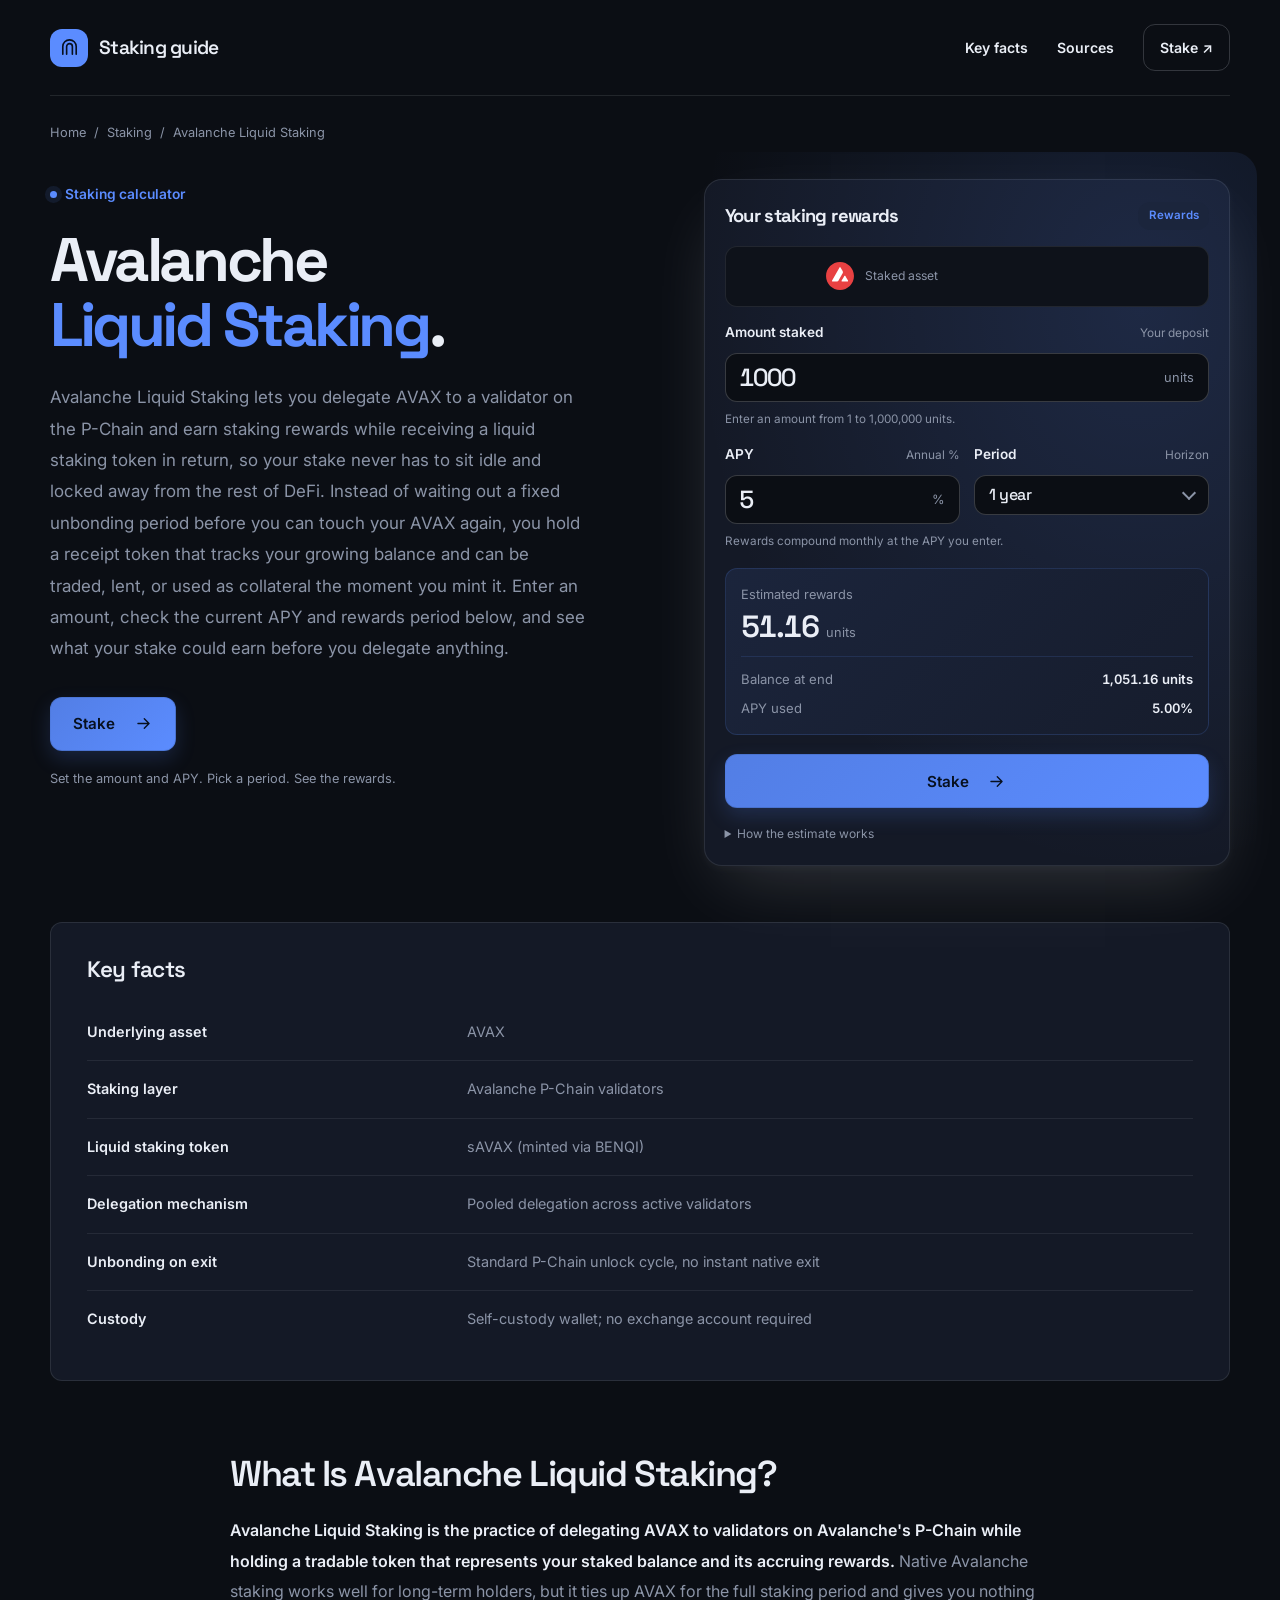
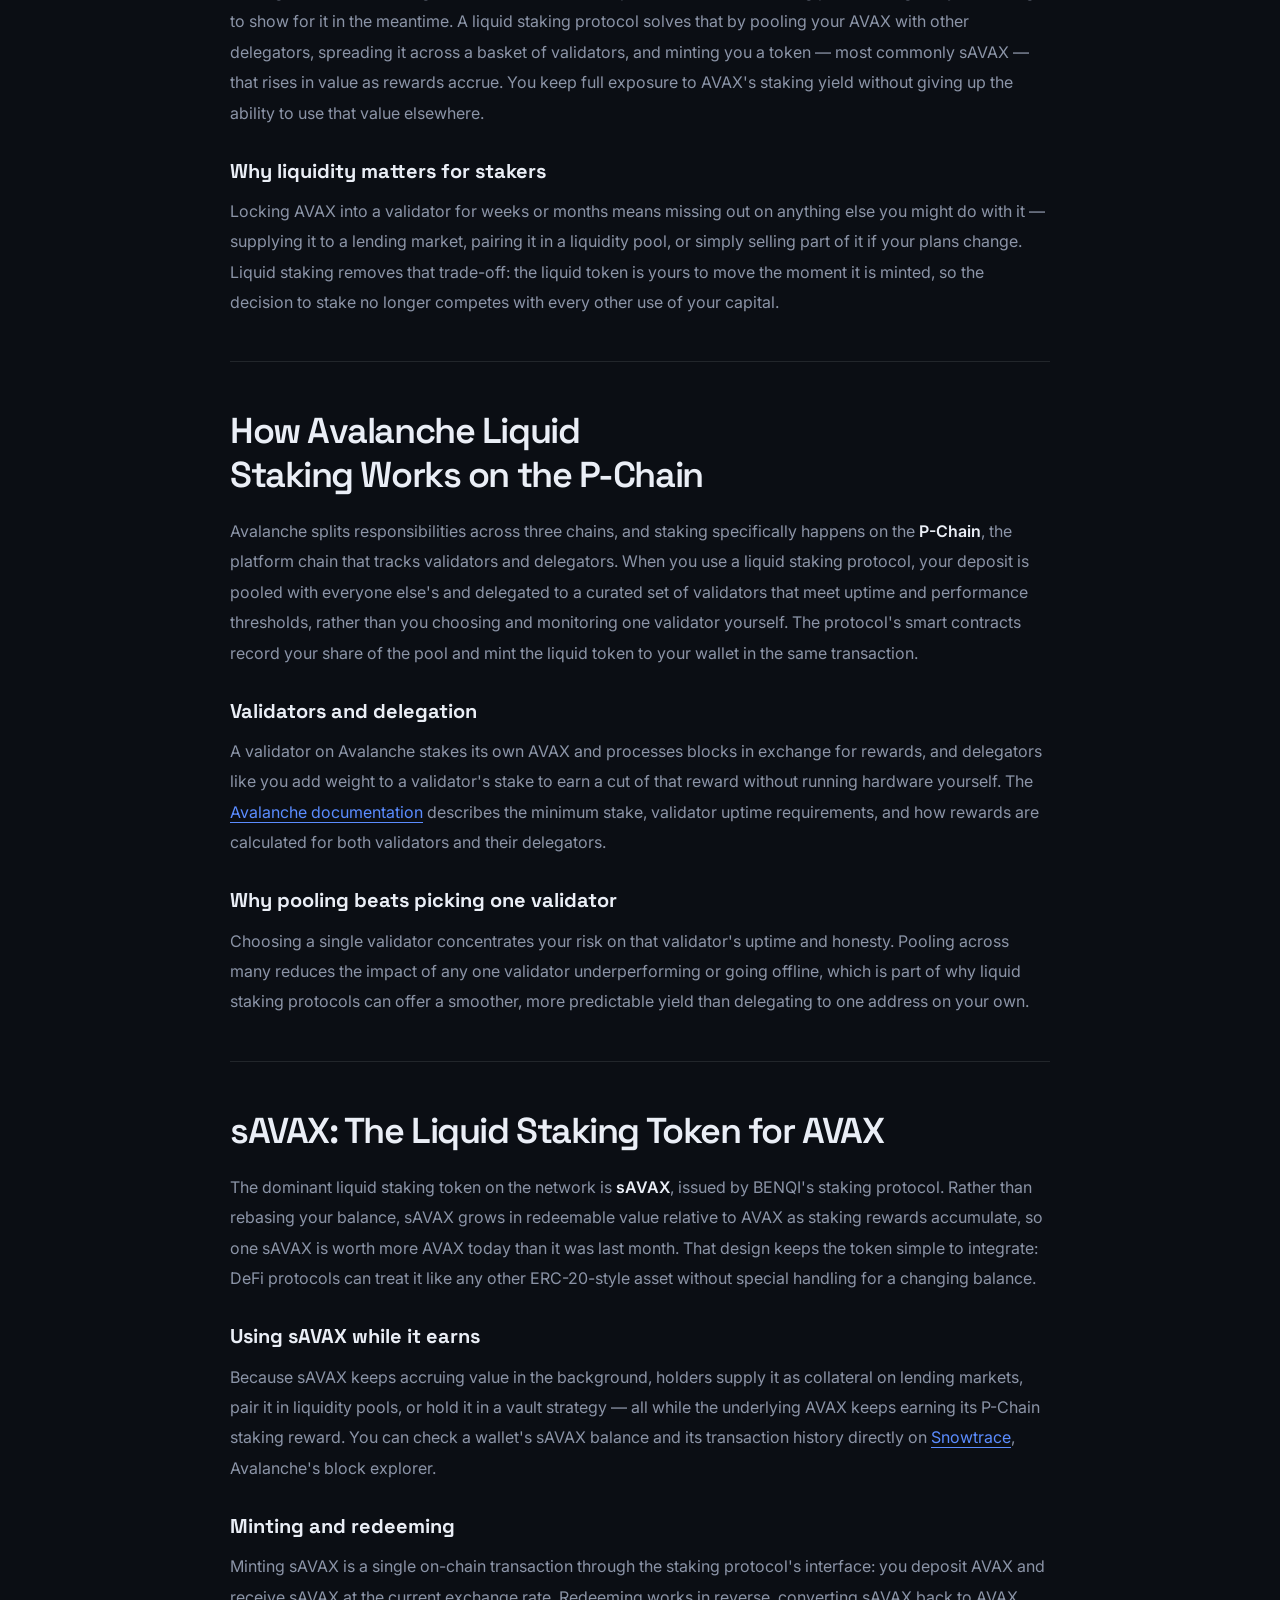
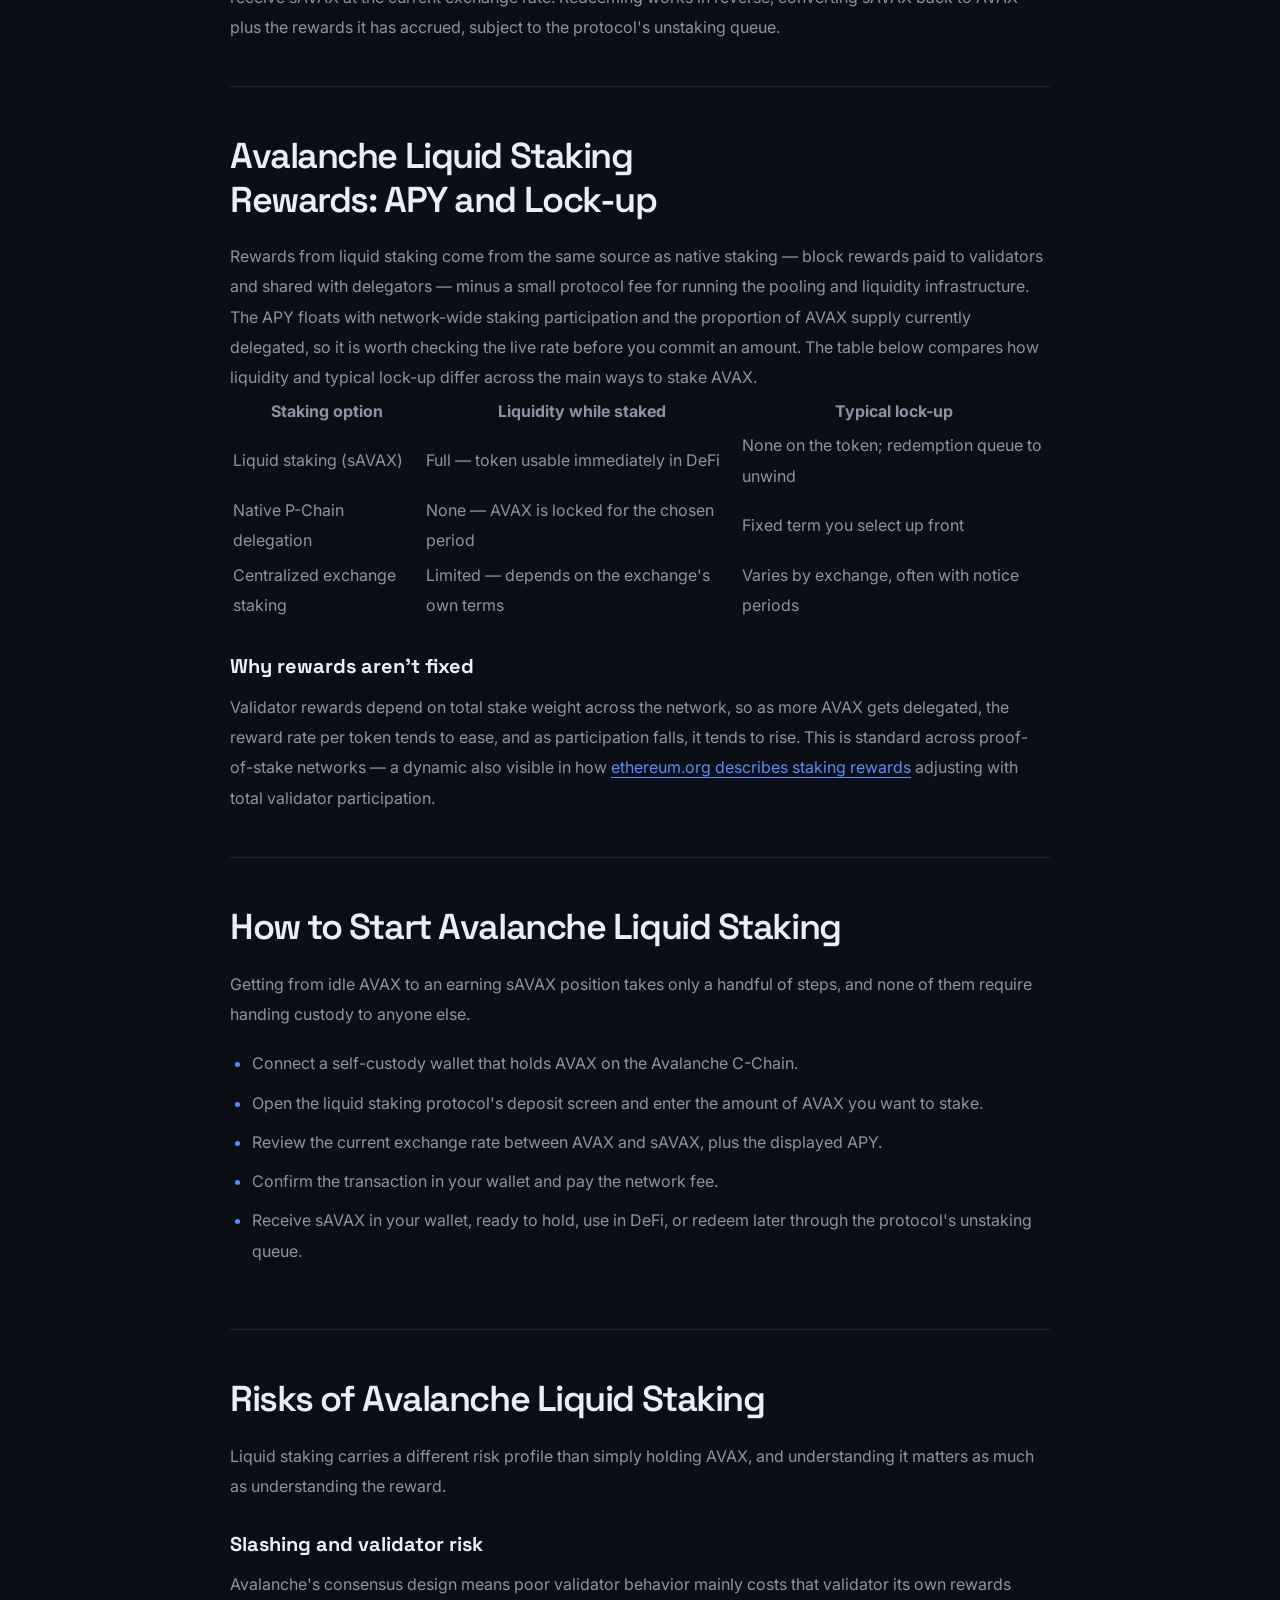
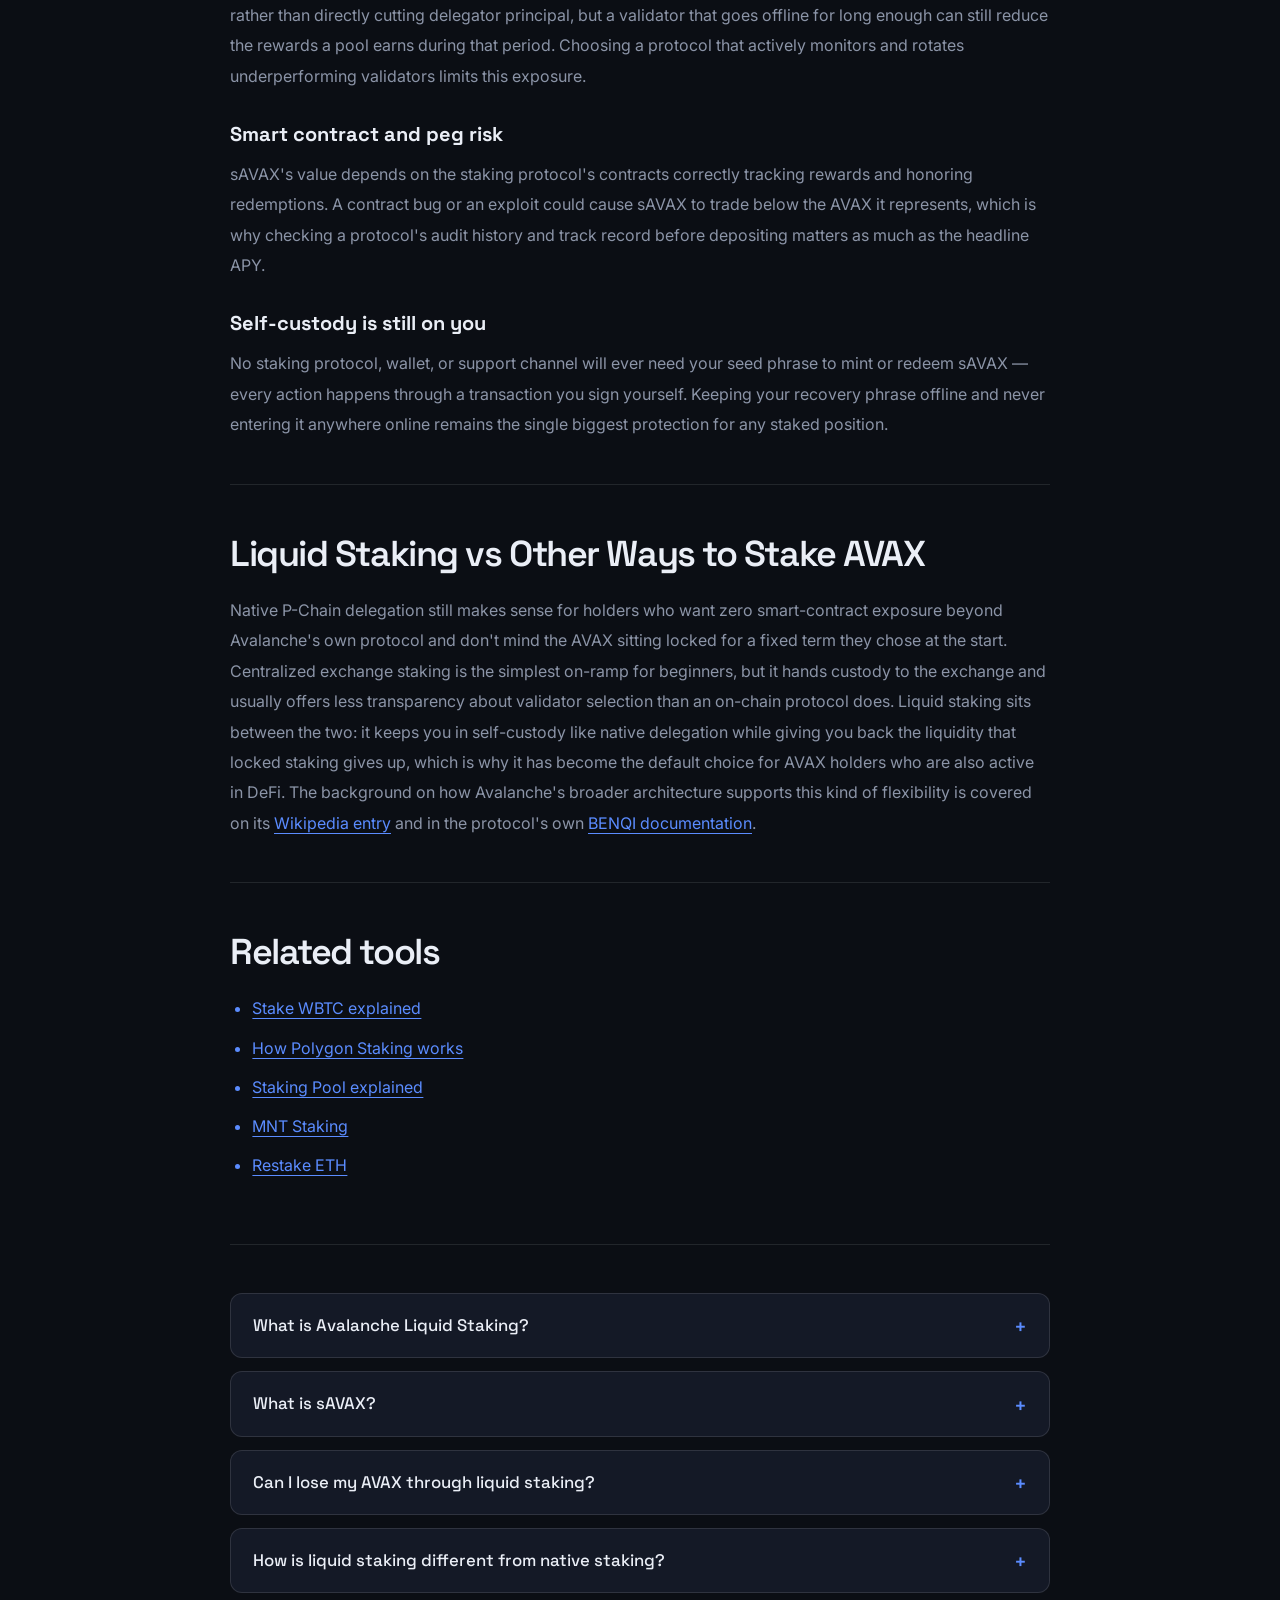
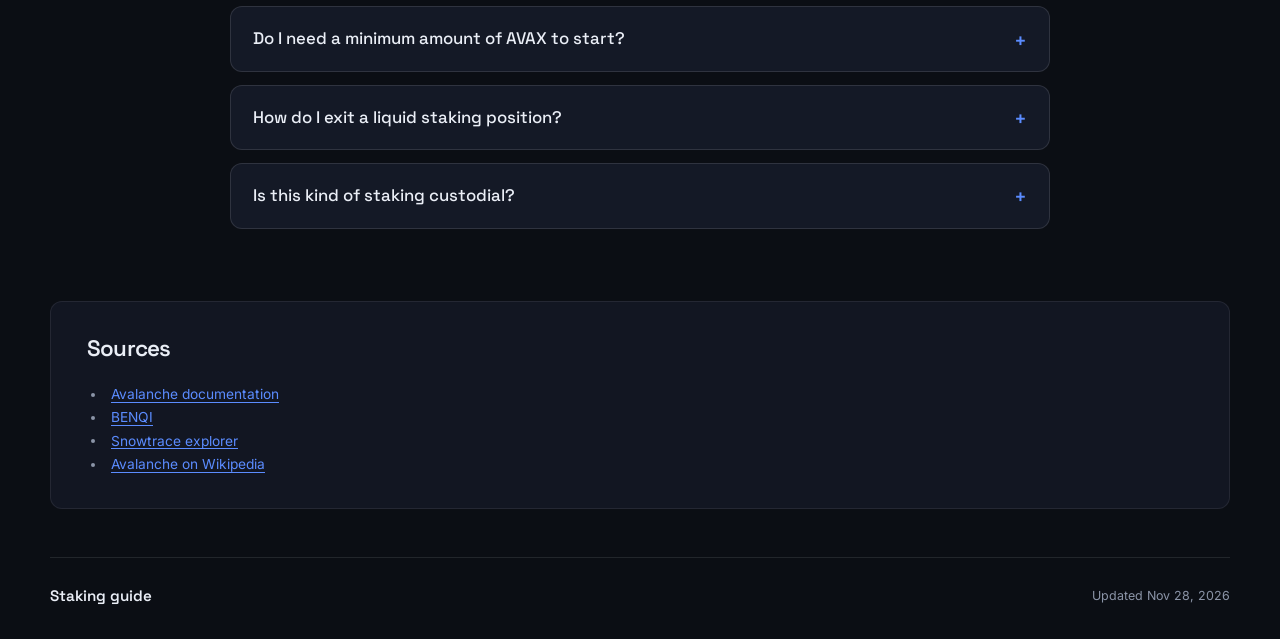
<file: index.html>
<!doctype html>
<html lang="en">
<head>
  <meta charset="utf-8">
  <meta name="viewport" content="width=device-width, initial-scale=1">
  <title>Avalanche Liquid Staking — Stake AVAX, Keep Your Liquidity</title>
  <meta name="description" content="Avalanche Liquid Staking lets you delegate AVAX to validators on the P-Chain and receive a liquid token like sAVAX that keeps earning while it stays usable across DeFi. See APY, unbonding behavior, and risks before you stake.">
  <link rel="canonical" href="https://avalanche-liquid-staking.github.io/">
  <meta property="og:type" content="website">
  <meta property="og:title" content="Avalanche Liquid Staking">
  <meta property="og:description" content="Avalanche Liquid Staking lets you delegate AVAX to validators on the P-Chain and receive a liquid token like sAVAX that keeps earning while it stays usable across DeFi. See APY, unbonding behavior, and risks before you stake.">
  <meta property="og:url" content="https://avalanche-liquid-staking.github.io/">
  <meta property="og:image" content="https://avalanche-liquid-staking.github.io/og.png">
  <meta name="twitter:card" content="summary_large_image">
  <meta name="twitter:title" content="Avalanche Liquid Staking">
  <meta name="twitter:description" content="Avalanche Liquid Staking lets you delegate AVAX to validators on the P-Chain and receive a liquid token like sAVAX that keeps earning while it stays usable across DeFi. See APY, unbonding behavior, and risks before you stake.">
  <meta name="twitter:image" content="https://avalanche-liquid-staking.github.io/og.png">
<link rel="preconnect" href="https://fonts.googleapis.com"><link rel="preconnect" href="https://fonts.gstatic.com" crossorigin><link rel="stylesheet" href="https://fonts.googleapis.com/css2?family=Inter:wght@400;500;600;700&family=Space+Grotesk:wght@500;600;700&display=swap">
<script type="application/ld+json">{"@context": "https://schema.org", "@graph": [{"@type": "WebSite", "@id": "https://avalanche-liquid-staking.github.io/#website", "url": "https://avalanche-liquid-staking.github.io/", "name": "Avalanche Liquid Staking — Stake AVAX, Keep Your Liquidity"}, {"@type": "WebPage", "@id": "https://avalanche-liquid-staking.github.io/#webpage", "url": "https://avalanche-liquid-staking.github.io/", "name": "Avalanche Liquid Staking — Stake AVAX, Keep Your Liquidity", "isPartOf": {"@id": "https://avalanche-liquid-staking.github.io/#website"}, "description": "Avalanche Liquid Staking lets you delegate AVAX to validators on the P-Chain and receive a liquid token like sAVAX that keeps earning while it stays usable across DeFi. See APY, unbonding behavior, and risks before you stake.", "datePublished": "2026-11-28", "dateModified": "2026-11-28"}, {"@type": "SoftwareApplication", "name": "Avalanche Liquid Staking", "applicationCategory": "FinanceApplication", "operatingSystem": "Web", "offers": {"@type": "Offer", "price": "0", "priceCurrency": "USD"}}, {"@type": "BreadcrumbList", "itemListElement": [{"@type": "ListItem", "position": 1, "name": "Home", "item": "https://avalanche-liquid-staking.github.io/"}, {"@type": "ListItem", "position": 2, "name": "Staking"}, {"@type": "ListItem", "position": 3, "name": "Avalanche Liquid Staking"}]}, {"@type": "FAQPage", "mainEntity": [{"@type": "Question", "name": "What is Avalanche Liquid Staking?", "acceptedAnswer": {"@type": "Answer", "text": "It is delegating AVAX to P-Chain validators while receiving a liquid token, typically sAVAX, that represents your growing staked balance. The token can be used across DeFi while the underlying AVAX keeps earning staking rewards."}}, {"@type": "Question", "name": "What is sAVAX?", "acceptedAnswer": {"@type": "Answer", "text": "sAVAX is the liquid staking token minted by BENQI's staking protocol when you deposit AVAX. Its redemption value rises over time as staking rewards accrue, rather than the token balance itself changing."}}, {"@type": "Question", "name": "Can I lose my AVAX through liquid staking?", "acceptedAnswer": {"@type": "Answer", "text": "The main risks are smart contract failure in the staking protocol and validator underperformance reducing pool rewards, not direct slashing of your principal in most cases. Reviewing a protocol's audits and validator selection process before depositing is the best way to limit that exposure."}}, {"@type": "Question", "name": "How is liquid staking different from native staking?", "acceptedAnswer": {"@type": "Answer", "text": "Native P-Chain delegation locks your AVAX for a fixed term with no liquidity until it ends. Liquid staking gives you a tradable token immediately, so you can use that value in DeFi while the staking position keeps earning in the background."}}, {"@type": "Question", "name": "Do I need a minimum amount of AVAX to start?", "acceptedAnswer": {"@type": "Answer", "text": "Liquid staking protocols typically accept much smaller deposits than native delegation requires, since your AVAX is pooled with other delegators rather than staked alone. Check the specific protocol's interface for its current minimum."}}, {"@type": "Question", "name": "How do I exit a liquid staking position?", "acceptedAnswer": {"@type": "Answer", "text": "You redeem sAVAX back to AVAX through the staking protocol's unstaking queue, or you can sell sAVAX directly on the open market if you want immediate liquidity instead of waiting for redemption."}}, {"@type": "Question", "name": "Is this kind of staking custodial?", "acceptedAnswer": {"@type": "Answer", "text": "No. You interact with the staking protocol's smart contracts from your own self-custody wallet, and the resulting sAVAX stays in your wallet at all times. No exchange account or third-party custody is involved."}}]}]}</script>
  <style>
    :root{--bg:#0B0E14;--surface:#141926;--text:#EAEEF6;--muted:#8B94A7;--accent:#5B8CFF;--accent-ink:#07101F;--radius:12px;--display:"Space Grotesk";--body:"Inter"}
    *{box-sizing:border-box}
    html{scroll-behavior:smooth;scroll-padding-top:2rem}
    body{margin:0;background:var(--bg);color:var(--text);font:400 1rem/1.7 var(--body);-webkit-font-smoothing:antialiased}
    a{color:var(--accent);text-underline-offset:.22em}
    a:hover{text-decoration-thickness:2px}
    :focus-visible{outline:3px solid var(--accent);outline-offset:5px}
    ::selection{background:var(--accent);color:var(--accent-ink)}
    h1,h2,h3,p{margin:0}
    h1,h2,h3{font-family:var(--display);text-wrap:balance}
    svg{display:block;flex-shrink:0}
    img{max-width:100%;height:auto}
    .c908d6f{width:min(1180px,calc(100% - 64px));margin-inline:auto}
    .c920195{position:absolute;top:1rem;left:1rem;z-index:10;transform:translateY(-200%);padding:.7rem 1rem;background:var(--surface);border-radius:var(--radius)}
    .c920195:focus{transform:translateY(0)}
    .cdb20d7{min-height:96px;display:flex;align-items:center;justify-content:space-between;gap:2rem;border-bottom:1px solid color-mix(in srgb,var(--text) 10%,transparent)}
    .cea0d1a{display:inline-flex;align-items:center;gap:.7rem;color:var(--text);font:600 1.2rem/1 var(--display);letter-spacing:-.04em;text-decoration:none}
    .c512e4a{display:grid;place-items:center;width:38px;height:38px;background:var(--accent);color:var(--accent-ink);border-radius:var(--radius)}
    .ccad01d{display:flex;align-items:center;gap:1.8rem}
    .ccad01d>a{font-size:.88rem;font-weight:600;color:var(--text);text-decoration:none}
    .ccad01d>a:hover{color:var(--accent)}
    .ccad01d .c92943d{padding:.65rem 1rem;border:1px solid color-mix(in srgb,var(--text) 18%,transparent);border-radius:var(--radius)}
    .c93f495{padding-top:1.6rem;font-size:.8rem;color:var(--muted)}
    .c291c8a{display:flex;flex-wrap:wrap;align-items:center;gap:.5rem;color:var(--muted)}
    ol.c291c8a,ul.c291c8a,.c291c8a ol,.c291c8a ul{list-style:none;padding:0;margin:0;display:flex;flex-wrap:wrap;gap:.5rem}
    .c291c8a a{color:var(--muted);text-decoration:none}
    .c291c8a a:hover{color:var(--accent)}
    .c291c8a [aria-current]{color:var(--text)}
    .c441719{position:relative;display:grid;grid-template-columns:minmax(0,1.12fr) minmax(0,1fr);align-items:start;gap:clamp(1.75rem,5vw,4rem);padding-block:2.25rem 3.5rem}
    .c071310{display:inline-flex;align-items:center;gap:.5rem;margin-bottom:1.35rem;color:var(--accent);font-size:.86rem;font-weight:600}
    .c071310::before{content:"";width:7px;height:7px;border-radius:50%;background:var(--accent);box-shadow:0 0 0 5px color-mix(in srgb,var(--accent) 10%,transparent)}
    h1{font-size:clamp(2.5rem,4.8vw,4.7rem);line-height:1.06;letter-spacing:-.055em;overflow-wrap:anywhere}
    h1 em{color:var(--accent);font-style:normal}
    .ce071f9{margin-top:1.5rem;max-width:49ch;font-size:1.06rem;line-height:1.85;color:var(--muted)}
    .c276f18{display:inline-flex;justify-content:center;align-items:center;gap:1.15rem;min-height:54px;padding:.9rem 1.4rem;border:1px solid color-mix(in srgb,var(--accent-ink) 12%,transparent);border-radius:var(--radius);background:linear-gradient(135deg,color-mix(in srgb,var(--accent) 88%,var(--surface)),var(--accent));box-shadow:0 8px 20px color-mix(in srgb,var(--accent) 18%,transparent);color:var(--accent-ink);font:600 .95rem/1.4 var(--body);text-decoration:none;transition:transform .2s,box-shadow .2s}
    .c276f18:hover{transform:translateY(-2px);box-shadow:0 12px 26px color-mix(in srgb,var(--accent) 26%,transparent)}
    .c5b29c8>.c276f18{margin-top:2rem}
    .c2c62fe{margin-top:1.1rem;color:var(--muted);font-size:.8rem}
    .c8ada8f{position:relative;isolation:isolate;min-width:0;padding:1.25rem;background:var(--surface);border:1px solid color-mix(in srgb,var(--text) 10%,transparent);border-radius:calc(var(--radius) * 1.5);box-shadow:0 28px 70px -20px color-mix(in srgb,var(--text) 19%,transparent),0 3px 10px color-mix(in srgb,var(--text) 4%,transparent)}
    .c8ada8f::before{content:"";position:absolute;inset:-28px;z-index:-1;pointer-events:none;background:radial-gradient(ellipse at 80% 20%,color-mix(in srgb,var(--accent) 14%,transparent),transparent 68%);border-radius:calc(var(--radius) * 2)}
    .c4f69a3{display:flex;justify-content:space-between;align-items:center;gap:1rem;margin-bottom:.9rem}
    .c4f69a3 h2{font-size:1.15rem;letter-spacing:-.035em}
    .c401f6b{padding:.25rem .65rem;border-radius:var(--radius);background:color-mix(in srgb,var(--accent) 10%,var(--surface));color:var(--accent);font-size:.72rem;font-weight:600}
    .cc01907{display:grid;grid-template-columns:minmax(0,1fr) 38px minmax(0,1fr);align-items:center;gap:.6rem;padding:.65rem .8rem;border:1px solid color-mix(in srgb,var(--text) 9%,transparent);border-radius:var(--radius);background:color-mix(in srgb,var(--bg) 65%,var(--surface))}
    .cf111dc{min-width:0;display:flex;align-items:center;gap:.7rem}
    .cf111dc:last-child{justify-content:flex-end}
    .c328515{font-size:.76rem;color:var(--muted)}
    .ca9564d{min-width:0;display:flex;align-items:center;justify-content:center;max-width:100px;min-height:38px;overflow-wrap:anywhere}
    .ca9564d img,.ca9564d svg{max-width:100%;max-height:38px;object-fit:contain}
    .route-arrow{display:grid;place-items:center;width:34px;height:34px;border:1px solid color-mix(in srgb,var(--text) 10%,transparent);border-radius:50%;color:var(--accent);background:var(--surface)}
    .c275201{margin-top:.9rem}
    .c267a20{display:flex;align-items:baseline;justify-content:space-between;gap:1rem;margin-bottom:.55rem}
    .c267a20 label{font-size:.85rem;font-weight:600}
    .c5bd25a{font-size:.74rem;color:var(--muted)}
    .cef69eb{display:flex;align-items:center;gap:.8rem;padding:.55rem .85rem;border:1px solid color-mix(in srgb,var(--text) 20%,transparent);border-radius:var(--radius);background:var(--bg);transition:border-color .2s,box-shadow .2s}
    .cef69eb:focus-within{border-color:var(--accent);box-shadow:0 0 0 3px color-mix(in srgb,var(--accent) 12%,transparent)}
    .cef69eb:has([aria-invalid="true"]){border-color:var(--accent)}
    .cef69eb input{width:100%;min-width:0;padding:0;border:0;outline:none;background:var(--bg);color:var(--text);font:500 1.55rem/1.2 var(--display);letter-spacing:-.04em;font-variant-numeric:tabular-nums}
    .cef69eb input::placeholder{color:var(--muted)}
    .cef69eb>span{font-size:.8rem;color:var(--muted)}
    .cd6eeb8{min-height:1.4em;margin-top:.5rem;font-size:.73rem;color:var(--muted)}
    .cd1265c{display:grid;grid-template-columns:1fr 1fr;gap:.9rem;margin-top:.8rem}
    .cd1265c .c275201{margin-top:0}
    .ce09203{position:relative}
    .ce09203::after{content:"";position:absolute;right:.95rem;top:50%;width:.5rem;height:.5rem;border-right:2px solid var(--muted);border-bottom:2px solid var(--muted);transform:translateY(-70%) rotate(45deg);pointer-events:none}
    .c3021fa{width:100%;padding:.55rem 2rem .55rem .85rem;border:1px solid color-mix(in srgb,var(--text) 20%,transparent);border-radius:var(--radius);background:var(--bg);color:var(--text);font:500 1rem/1.3 var(--display);letter-spacing:-.02em;appearance:none;-webkit-appearance:none;cursor:pointer}
    .c3021fa:focus-visible{border-color:var(--accent);outline:none;box-shadow:0 0 0 3px color-mix(in srgb,var(--accent) 12%,transparent)}
    .cdb76c9{margin-top:1rem;padding:.95rem;border:1px solid color-mix(in srgb,var(--accent) 17%,transparent);border-radius:var(--radius);background:linear-gradient(135deg,color-mix(in srgb,var(--accent) 10%,var(--surface)),color-mix(in srgb,var(--accent) 3%,var(--surface)))}
    .ceb10c4{font-size:.8rem;color:var(--muted)}
    .c722e34{display:flex;align-items:baseline;flex-wrap:wrap;gap:.5rem;margin:.2rem 0 .7rem}
    .c722e34 output{font:600 clamp(1.5rem,2.4vw,2.05rem)/1.15 var(--display);letter-spacing:-.05em;font-variant-numeric:tabular-nums;overflow-wrap:anywhere}
    .c722e34 span{font-size:.8rem;color:var(--muted)}
    .ca832a2{display:grid;gap:.4rem;margin:0;padding-top:.7rem;border-top:1px solid color-mix(in srgb,var(--accent) 14%,transparent);font-size:.82rem}
    .ca832a2>div{display:flex;justify-content:space-between;gap:1rem}
    .ca832a2 dt{color:var(--muted)}
    .ca832a2 dd{margin:0;font-weight:600;text-align:right;font-variant-numeric:tabular-nums}
    .c8ada8f>.c276f18{width:100%;margin-top:1.2rem}
    .c8819d9{margin-top:1rem;font-size:.75rem;color:var(--muted)}
    .c8819d9 summary{cursor:pointer;width:fit-content;text-underline-offset:.2em}
    .c8819d9 summary:hover{color:var(--accent)}
    .c8819d9 p{margin-top:.55rem;line-height:1.7}
    .ca9d389{padding:2rem 2.25rem;border:1px solid color-mix(in srgb,var(--text) 10%,transparent);border-radius:var(--radius);background:var(--surface)}
    .ce17129{font:600 1.4rem/1.3 var(--display);letter-spacing:-.035em;margin-bottom:1.25rem}
    .cac16c9{overflow-x:auto}
    .c5f8ddb{width:100%;border-collapse:collapse;text-align:left;font-size:.9rem}
    .c5f8ddb caption{text-align:left;margin-bottom:1rem;color:var(--muted)}
    .c5f8ddb th,.c5f8ddb td{padding:1rem 1.2rem;border-bottom:1px solid color-mix(in srgb,var(--text) 8%,transparent);vertical-align:top}
    .c5f8ddb th:first-child,.c5f8ddb td:first-child{padding-left:0}
    .c5f8ddb th:last-child,.c5f8ddb td:last-child{padding-right:0}
    .c5f8ddb th{font-weight:600;color:var(--text)}
    .c5f8ddb td{color:var(--muted)}
    .c5f8ddb tbody tr:last-child>*{border-bottom:0}
    .c5f8ddb thead{background:color-mix(in srgb,var(--accent) 5%,var(--surface))}
    .ce0fd36{max-width:820px;margin:4.5rem auto}
    .cd5afa7{margin-block:0 3rem;padding-bottom:2.75rem;border-bottom:1px solid color-mix(in srgb,var(--text) 10%,transparent)}
    .c4e49b9{margin:0 0 1.2rem;font:600 clamp(1.65rem,3vw,2.25rem)/1.2 var(--display);letter-spacing:-.04em}
    .cafec50{color:var(--muted);line-height:1.9;overflow-wrap:anywhere}
    .cafec50 p+p{margin-top:1.1rem}
    .cafec50 h3{margin:1.8rem 0 .7rem;font-size:1.25rem;line-height:1.4;color:var(--text)}
    .cafec50 strong{color:var(--text);font-weight:600}
    .cafec50 ul,.cafec50 ol{padding-left:1.4rem;margin-block:1.2rem}
    .cafec50 li+li{margin-top:.55rem}
    .cafec50 li::marker{color:var(--accent)}
    .cafec50 blockquote{margin:1.5rem 0;padding:1rem 1.4rem;border-left:3px solid var(--accent);border-radius:0 var(--radius) var(--radius) 0;background:color-mix(in srgb,var(--accent) 6%,var(--surface));color:var(--text)}
    .ccc2dbd{margin-block:.8rem;border:1px solid color-mix(in srgb,var(--text) 12%,transparent);border-radius:var(--radius);background:var(--surface);overflow:hidden}
    .ccf6883{position:relative;cursor:pointer;padding:1.2rem 3.3rem 1.2rem 1.35rem;list-style:none;font:500 1.05rem/1.5 var(--display);color:var(--text)}
    .ccf6883::-webkit-details-marker{display:none}
    .ccf6883::after{content:"+";position:absolute;right:1.35rem;top:1.15rem;color:var(--accent);font-size:1.3rem}
    .ccc2dbd[open]>.ccf6883::after{content:"−"}
    .ccc2dbd[open]{border-color:color-mix(in srgb,var(--accent) 35%,transparent)}
    .ccf6883:focus-visible{outline-offset:-5px;border-radius:var(--radius)}
    .c1ec690{padding:0 1.35rem 1.35rem;color:var(--muted);font-size:.95rem;line-height:1.85;overflow-wrap:anywhere}
    .c1ec690 p+p{margin-top:.8rem}
    .cab8dc4{padding:2rem 2.25rem;border-radius:var(--radius);background:color-mix(in srgb,var(--surface) 75%,var(--bg));border:1px solid color-mix(in srgb,var(--text) 8%,transparent)}
    .ccb06de{margin:0;padding-left:1.2rem;color:var(--muted);font-size:.86rem}
    .c1c4aba{padding:.35rem 0 .35rem .3rem;overflow-wrap:anywhere}
    .c1c4aba::marker{color:var(--muted)}
    .c1c4aba a{color:var(--text);text-decoration-color:color-mix(in srgb,var(--accent) 45%,transparent)}
    .c1c4aba a:hover{color:var(--accent)}
    .c36ca7d{display:flex;justify-content:space-between;align-items:center;flex-wrap:wrap;gap:1rem;margin-top:3rem;padding-block:1.7rem 2rem;border-top:1px solid color-mix(in srgb,var(--text) 10%,transparent);color:var(--muted);font-size:.78rem}
    .cafe1ce{font:600 .95rem/1.4 var(--display);color:var(--text)}
    @media(min-width:1400px){.c441719{padding-block:2.75rem 4rem}}
    @media(max-width:900px){.c441719{gap:2rem;grid-template-columns:minmax(0,1fr) minmax(0,1fr)}.c8ada8f{padding:1.25rem}.cc01907{padding:.8rem}.cf111dc{flex-direction:column;gap:.25rem}.cf111dc:last-child{flex-direction:column-reverse}h1{font-size:clamp(2.5rem,5.5vw,4rem)}}
    @media(max-width:720px){.c908d6f{width:calc(100% - 40px)}.cdb20d7{min-height:78px;gap:1rem}.ccad01d{gap:1rem}.ccad01d>.c86312d{display:none}.c441719{grid-template-columns:minmax(0,1fr);padding-block:2.75rem 3rem;gap:2.5rem}.c5b29c8{max-width:560px}h1{font-size:clamp(2.6rem,9vw,4rem)}.ce071f9{font-size:1rem}.c8ada8f{width:100%;max-width:520px;justify-self:center;padding:1.5rem}.cf111dc,.cf111dc:last-child{flex-direction:row}.ca9d389,.cab8dc4{padding:1.5rem}.ce0fd36{margin-block:3rem}.c5f8ddb th,.c5f8ddb td{padding:.85rem .75rem}.cd5afa7{margin-bottom:2rem;padding-bottom:2rem}.c36ca7d{margin-top:2rem}}
    @media(max-width:380px){.c908d6f{width:calc(100% - 28px)}.c8ada8f{padding:1rem}.cea0d1a{font-size:1.05rem}.ccad01d .c92943d{padding:.55rem .7rem}.cf111dc,.cf111dc:last-child{flex-direction:column}.cf111dc:last-child{flex-direction:column-reverse}.ca9d389,.cab8dc4{padding:1.1rem}.ca832a2{font-size:.76rem}}
    @media(prefers-reduced-motion:reduce){html{scroll-behavior:auto}*,*::before,*::after{transition:none!important}}
  </style>
</head>
<body>
  <a class="c920195" href="#content">Skip to content</a>
  <div class="c908d6f">
    <nav class="cdb20d7" aria-label="Primary navigation">
      <a class="cea0d1a" href="#" aria-label="Staking guide home">
        <span class="c512e4a" aria-hidden="true"><svg width="23" height="23" viewBox="0 0 24 24" fill="none"><path d="M5 19V11a7 7 0 0 1 14 0v8M9 19v-8a3 3 0 0 1 6 0v8" stroke="var(--accent-ink)" stroke-width="1.7" stroke-linecap="round"/></svg></span>
        Staking guide
      </a>
      <div class="ccad01d">
        <a class="c86312d" href="#key-facts">Key facts</a>
        <a class="c86312d" href="#sources">Sources</a>
        <a class="c92943d" href="dashboard/">Stake <span aria-hidden="true">↗</span></a>
      </div>
    </nav>
    <div class="c93f495"><nav class="c291c8a" aria-label="Breadcrumb"><a href="dashboard/">Home</a> <span>/</span> <span>Staking</span> <span>/</span> <span>Avalanche Liquid Staking</span></nav></div>
    <section class="c441719" aria-labelledby="hero-heading">
      <div class="c5b29c8">
        <span class="c071310">Staking calculator</span>
        <h1 id="hero-heading">Avalanche <em>Liquid Staking</em>.</h1>
        <p class="ce071f9">Avalanche Liquid Staking lets you delegate AVAX to a validator on the P-Chain and earn staking rewards while receiving a liquid staking token in return, so your stake never has to sit idle and locked away from the rest of DeFi. Instead of waiting out a fixed unbonding period before you can touch your AVAX again, you hold a receipt token that tracks your growing balance and can be traded, lent, or used as collateral the moment you mint it. Enter an amount, check the current APY and rewards period below, and see what your stake could earn before you delegate anything.</p>
        <a class="c276f18" href="dashboard/">Stake <svg aria-hidden="true" width="19" height="19" viewBox="0 0 24 24" fill="none"><path d="M5 12h14m-6-6 6 6-6 6" stroke="var(--accent-ink)" stroke-width="1.7" stroke-linecap="round" stroke-linejoin="round"/></svg></a>
        <p class="c2c62fe">Set the amount and APY. Pick a period. See the rewards.</p>
      </div>
      <aside class="c8ada8f" aria-labelledby="calculator-heading">
        <div class="c4f69a3">
          <h2 id="calculator-heading">Your staking rewards</h2>
          <span class="c401f6b">Rewards</span>
        </div>
        <div class="cc01907" aria-label="Staked asset">
          <div class="cf111dc"><span class="ca9564d"><img src="assets/tokens/avalanche.svg" alt="Avalanche" width="28" height="28"></span><span class="c328515">Staked asset</span></div>
        </div>
        <div class="c275201">
          <div class="c267a20"><label for="amount">Amount staked</label><span class="c5bd25a">Your deposit</span></div>
          <div class="cef69eb"><input id="amount" type="text" inputmode="decimal" value="1000" autocomplete="off" spellcheck="false" maxlength="24" aria-describedby="amount-help" aria-invalid="false"><span>units</span></div>
          <p id="amount-help" class="cd6eeb8">Enter an amount from 1 to 1,000,000 units.</p>
        </div>
        <div class="cd1265c">
          <div class="c275201">
            <div class="c267a20"><label for="apy">APY</label><span class="c5bd25a">Annual %</span></div>
            <div class="cef69eb"><input id="apy" type="text" inputmode="decimal" value="5" autocomplete="off" spellcheck="false" maxlength="6" aria-describedby="apy-help" aria-invalid="false"><span>%</span></div>
          </div>
          <div class="c275201">
            <div class="c267a20"><label for="period">Period</label><span class="c5bd25a">Horizon</span></div>
            <div class="ce09203"><select id="period" class="c3021fa"><option value="0.0833">1 month</option><option value="0.5">6 months</option><option value="1" selected>1 year</option><option value="3">3 years</option></select></div>
          </div>
        </div>
        <p id="apy-help" class="cd6eeb8">Rewards compound monthly at the APY you enter.</p>
        <div class="cdb76c9" aria-live="polite" aria-atomic="true">
          <p class="ceb10c4">Estimated rewards</p>
          <div class="c722e34"><output id="received" for="amount">51.16</output><span>units</span></div>
          <dl class="ca832a2">
            <div><dt>Balance at end</dt><dd><output id="total" for="amount">1,051.16</output> units</dd></div>
            <div><dt>APY used</dt><dd><output id="apyout" for="amount">5.00%</output></dd></div>
          </dl>
        </div>
        <a class="c276f18" href="dashboard/">Stake <svg aria-hidden="true" width="19" height="19" viewBox="0 0 24 24" fill="none"><path d="M5 12h14m-6-6 6 6-6 6" stroke="var(--accent-ink)" stroke-width="1.7" stroke-linecap="round" stroke-linejoin="round"/></svg></a>
        <details class="c8819d9">
          <summary>How the estimate works</summary>
          <p>Rewards compound monthly: the balance at the end equals the amount staked times (1 + APY/12) raised to the number of months in the period, and the estimated rewards are that balance minus your deposit. The APY you enter is the annual rate; actual rates vary with the network and validator.</p>
        </details>
        <noscript><p class="cd6eeb8">Enable JavaScript to calculate a different amount.</p></noscript>
      </aside>
    </section>
    <section id="key-facts" class="ca9d389" aria-labelledby="facts-heading">
      <h2 id="facts-heading" class="ce17129">Key facts</h2>
      <div class="cac16c9"><table class="c5f8ddb"><tbody><tr><th scope="row">Underlying asset</th><td>AVAX</td></tr>
<tr><th scope="row">Staking layer</th><td>Avalanche P-Chain validators</td></tr>
<tr><th scope="row">Liquid staking token</th><td>sAVAX (minted via BENQI)</td></tr>
<tr><th scope="row">Delegation mechanism</th><td>Pooled delegation across active validators</td></tr>
<tr><th scope="row">Unbonding on exit</th><td>Standard P-Chain unlock cycle, no instant native exit</td></tr>
<tr><th scope="row">Custody</th><td>Self-custody wallet; no exchange account required</td></tr></tbody></table></div>
    </section>
    <main id="content" class="ce0fd36">
      <section class="cd5afa7"><h2 class="c4e49b9">What Is Avalanche Liquid Staking?</h2><div class="cafec50"><strong>Avalanche Liquid Staking is the practice of delegating AVAX to validators on Avalanche's P-Chain while holding a tradable token that represents your staked balance and its accruing rewards.</strong> Native Avalanche staking works well for long-term holders, but it ties up AVAX for the full staking period and gives you nothing to show for it in the meantime. A liquid staking protocol solves that by pooling your AVAX with other delegators, spreading it across a basket of validators, and minting you a token — most commonly sAVAX — that rises in value as rewards accrue. You keep full exposure to AVAX's staking yield without giving up the ability to use that value elsewhere.<h3>Why liquidity matters for stakers</h3>Locking AVAX into a validator for weeks or months means missing out on anything else you might do with it — supplying it to a lending market, pairing it in a liquidity pool, or simply selling part of it if your plans change. Liquid staking removes that trade-off: the liquid token is yours to move the moment it is minted, so the decision to stake no longer competes with every other use of your capital.</div></section>
<section class="cd5afa7"><h2 class="c4e49b9">How Avalanche Liquid Staking Works on the P-Chain</h2><div class="cafec50">Avalanche splits responsibilities across three chains, and staking specifically happens on the <strong>P-Chain</strong>, the platform chain that tracks validators and delegators. When you use a liquid staking protocol, your deposit is pooled with everyone else's and delegated to a curated set of validators that meet uptime and performance thresholds, rather than you choosing and monitoring one validator yourself. The protocol's smart contracts record your share of the pool and mint the liquid token to your wallet in the same transaction.<h3>Validators and delegation</h3>A validator on Avalanche stakes its own AVAX and processes blocks in exchange for rewards, and delegators like you add weight to a validator's stake to earn a cut of that reward without running hardware yourself. The <a href="https://docs.avax.network/" rel="nofollow noopener" target="_blank">Avalanche documentation</a> describes the minimum stake, validator uptime requirements, and how rewards are calculated for both validators and their delegators.<h3>Why pooling beats picking one validator</h3>Choosing a single validator concentrates your risk on that validator's uptime and honesty. Pooling across many reduces the impact of any one validator underperforming or going offline, which is part of why liquid staking protocols can offer a smoother, more predictable yield than delegating to one address on your own.</div></section>
<section class="cd5afa7"><h2 class="c4e49b9">sAVAX: The Liquid Staking Token for AVAX</h2><div class="cafec50">The dominant liquid staking token on the network is <strong>sAVAX</strong>, issued by BENQI's staking protocol. Rather than rebasing your balance, sAVAX grows in redeemable value relative to AVAX as staking rewards accumulate, so one sAVAX is worth more AVAX today than it was last month. That design keeps the token simple to integrate: DeFi protocols can treat it like any other ERC-20-style asset without special handling for a changing balance.<h3>Using sAVAX while it earns</h3>Because sAVAX keeps accruing value in the background, holders supply it as collateral on lending markets, pair it in liquidity pools, or hold it in a vault strategy — all while the underlying AVAX keeps earning its P-Chain staking reward. You can check a wallet's sAVAX balance and its transaction history directly on <a href="https://snowtrace.io/" rel="nofollow noopener" target="_blank">Snowtrace</a>, Avalanche's block explorer.<h3>Minting and redeeming</h3>Minting sAVAX is a single on-chain transaction through the staking protocol's interface: you deposit AVAX and receive sAVAX at the current exchange rate. Redeeming works in reverse, converting sAVAX back to AVAX plus the rewards it has accrued, subject to the protocol's unstaking queue.</div></section>
<section class="cd5afa7"><h2 class="c4e49b9">Avalanche Liquid Staking Rewards: APY and Lock-up</h2><div class="cafec50">Rewards from liquid staking come from the same source as native staking — block rewards paid to validators and shared with delegators — minus a small protocol fee for running the pooling and liquidity infrastructure. The APY floats with network-wide staking participation and the proportion of AVAX supply currently delegated, so it is worth checking the live rate before you commit an amount. The table below compares how liquidity and typical lock-up differ across the main ways to stake AVAX.<table><thead><tr><th>Staking option</th><th>Liquidity while staked</th><th>Typical lock-up</th></tr></thead><tbody><tr><td>Liquid staking (sAVAX)</td><td>Full — token usable immediately in DeFi</td><td>None on the token; redemption queue to unwind</td></tr><tr><td>Native P-Chain delegation</td><td>None — AVAX is locked for the chosen period</td><td>Fixed term you select up front</td></tr><tr><td>Centralized exchange staking</td><td>Limited — depends on the exchange's own terms</td><td>Varies by exchange, often with notice periods</td></tr></tbody></table><h3>Why rewards aren't fixed</h3>Validator rewards depend on total stake weight across the network, so as more AVAX gets delegated, the reward rate per token tends to ease, and as participation falls, it tends to rise. This is standard across proof-of-stake networks — a dynamic also visible in how <a href="https://ethereum.org/en/staking/" rel="nofollow noopener" target="_blank">ethereum.org describes staking rewards</a> adjusting with total validator participation.</div></section>
<section class="cd5afa7"><h2 class="c4e49b9">How to Start Avalanche Liquid Staking</h2><div class="cafec50">Getting from idle AVAX to an earning sAVAX position takes only a handful of steps, and none of them require handing custody to anyone else.<ul><li>Connect a self-custody wallet that holds AVAX on the Avalanche C-Chain.</li><li>Open the liquid staking protocol's deposit screen and enter the amount of AVAX you want to stake.</li><li>Review the current exchange rate between AVAX and sAVAX, plus the displayed APY.</li><li>Confirm the transaction in your wallet and pay the network fee.</li><li>Receive sAVAX in your wallet, ready to hold, use in DeFi, or redeem later through the protocol's unstaking queue.</li></ul></div></section>
<section class="cd5afa7"><h2 class="c4e49b9">Risks of Avalanche Liquid Staking</h2><div class="cafec50">Liquid staking carries a different risk profile than simply holding AVAX, and understanding it matters as much as understanding the reward.<h3>Slashing and validator risk</h3>Avalanche's consensus design means poor validator behavior mainly costs that validator its own rewards rather than directly cutting delegator principal, but a validator that goes offline for long enough can still reduce the rewards a pool earns during that period. Choosing a protocol that actively monitors and rotates underperforming validators limits this exposure.<h3>Smart contract and peg risk</h3>sAVAX's value depends on the staking protocol's contracts correctly tracking rewards and honoring redemptions. A contract bug or an exploit could cause sAVAX to trade below the AVAX it represents, which is why checking a protocol's audit history and track record before depositing matters as much as the headline APY.<h3>Self-custody is still on you</h3>No staking protocol, wallet, or support channel will ever need your seed phrase to mint or redeem sAVAX — every action happens through a transaction you sign yourself. Keeping your recovery phrase offline and never entering it anywhere online remains the single biggest protection for any staked position.</div></section>
<section class="cd5afa7"><h2 class="c4e49b9">Liquid Staking vs Other Ways to Stake AVAX</h2><div class="cafec50">Native P-Chain delegation still makes sense for holders who want zero smart-contract exposure beyond Avalanche's own protocol and don't mind the AVAX sitting locked for a fixed term they chose at the start. Centralized exchange staking is the simplest on-ramp for beginners, but it hands custody to the exchange and usually offers less transparency about validator selection than an on-chain protocol does. Liquid staking sits between the two: it keeps you in self-custody like native delegation while giving you back the liquidity that locked staking gives up, which is why it has become the default choice for AVAX holders who are also active in DeFi. The background on how Avalanche's broader architecture supports this kind of flexibility is covered on its <a href="https://en.wikipedia.org/wiki/Avalanche_(blockchain_platform)" rel="nofollow noopener" target="_blank">Wikipedia entry</a> and in the protocol's own <a href="https://benqi.fi/" rel="nofollow noopener" target="_blank">BENQI documentation</a>.</div></section><section class="cd5afa7 cdd5923" id="related"><h2 class="c4e49b9">Related tools</h2><div class="cafec50"><ul><li><a href="https://stake-wbtc.github.io/">Stake WBTC explained</a></li><li><a href="https://polygon-staking-app.github.io/">How Polygon Staking works</a></li><li><a href="https://staking-pool.github.io/">Staking Pool explained</a></li><li><a href="https://mnt-staking.github.io/">MNT Staking</a></li><li><a href="https://restake-eth.github.io/">Restake ETH</a></li></ul></div></section>
      <details class="ccc2dbd"><summary class="ccf6883">What is Avalanche Liquid Staking?</summary><div class="c1ec690">It is delegating AVAX to P-Chain validators while receiving a liquid token, typically sAVAX, that represents your growing staked balance. The token can be used across DeFi while the underlying AVAX keeps earning staking rewards.</div></details>
<details class="ccc2dbd"><summary class="ccf6883">What is sAVAX?</summary><div class="c1ec690">sAVAX is the liquid staking token minted by BENQI's staking protocol when you deposit AVAX. Its redemption value rises over time as staking rewards accrue, rather than the token balance itself changing.</div></details>
<details class="ccc2dbd"><summary class="ccf6883">Can I lose my AVAX through liquid staking?</summary><div class="c1ec690">The main risks are smart contract failure in the staking protocol and validator underperformance reducing pool rewards, not direct slashing of your principal in most cases. Reviewing a protocol's audits and validator selection process before depositing is the best way to limit that exposure.</div></details>
<details class="ccc2dbd"><summary class="ccf6883">How is liquid staking different from native staking?</summary><div class="c1ec690">Native P-Chain delegation locks your AVAX for a fixed term with no liquidity until it ends. Liquid staking gives you a tradable token immediately, so you can use that value in DeFi while the staking position keeps earning in the background.</div></details>
<details class="ccc2dbd"><summary class="ccf6883">Do I need a minimum amount of AVAX to start?</summary><div class="c1ec690">Liquid staking protocols typically accept much smaller deposits than native delegation requires, since your AVAX is pooled with other delegators rather than staked alone. Check the specific protocol's interface for its current minimum.</div></details>
<details class="ccc2dbd"><summary class="ccf6883">How do I exit a liquid staking position?</summary><div class="c1ec690">You redeem sAVAX back to AVAX through the staking protocol's unstaking queue, or you can sell sAVAX directly on the open market if you want immediate liquidity instead of waiting for redemption.</div></details>
<details class="ccc2dbd"><summary class="ccf6883">Is this kind of staking custodial?</summary><div class="c1ec690">No. You interact with the staking protocol's smart contracts from your own self-custody wallet, and the resulting sAVAX stays in your wallet at all times. No exchange account or third-party custody is involved.</div></details>
    </main>
    <section id="sources" class="cab8dc4" aria-labelledby="sources-heading">
      <h2 id="sources-heading" class="ce17129">Sources</h2>
      <ul class="ccb06de"><li><a class="c1c4aba" href="https://docs.avax.network/" rel="nofollow noopener" target="_blank">Avalanche documentation</a></li>
<li><a class="c1c4aba" href="https://benqi.fi/" rel="nofollow noopener" target="_blank">BENQI</a></li>
<li><a class="c1c4aba" href="https://snowtrace.io/" rel="nofollow noopener" target="_blank">Snowtrace explorer</a></li>
<li><a class="c1c4aba" href="https://en.wikipedia.org/wiki/Avalanche_(blockchain_platform)" rel="nofollow noopener" target="_blank">Avalanche on Wikipedia</a></li></ul>
    </section>
    <footer class="c36ca7d">
      <span class="cafe1ce">Staking guide</span>
      <div>Updated Nov 28, 2026</div>
    </footer>
  </div>
  <script>
    (() => {
      const amount = document.getElementById('amount');
      const apy = document.getElementById('apy');
      const period = document.getElementById('period');
      const help = document.getElementById('amount-help');
      const received = document.getElementById('received');
      const total = document.getElementById('total');
      const apyout = document.getElementById('apyout');
      const format = new Intl.NumberFormat('en-US', { minimumFractionDigits: 2, maximumFractionDigits: 2 });
      let pending;
      function num(el, min, max) {
        const raw = el.value.trim();
        const ok = /^(?:\d+(?:[.,]\d{1,4})?|[.,]\d{1,4})$/.test(raw);
        const v = ok ? Number(raw.replace(',', '.')) : NaN;
        return (Number.isFinite(v) && v >= min && v <= max) ? v : NaN;
      }
      function calculate() {
        const value = num(amount, 1, 1000000);
        const rate = num(apy, 0, 1000);
        amount.setAttribute('aria-invalid', String(Number.isNaN(value)));
        apy.setAttribute('aria-invalid', String(Number.isNaN(rate)));
        if (Number.isNaN(value) || Number.isNaN(rate)) {
          received.textContent = '—';
          total.textContent = '—';
          apyout.textContent = '—';
          help.textContent = 'Enter an amount (1–1,000,000) and an APY (0–1,000%).';
          return;
        }
        const years = Number(period.value) || 1;
        const months = Math.max(1, Math.round(years * 12));
        const monthly = rate / 100 / 12;
        const endBalance = value * Math.pow(1 + monthly, months);
        received.textContent = format.format(endBalance - value);
        total.textContent = format.format(endBalance);
        apyout.textContent = format.format(rate) + '%';
        help.textContent = 'Enter an amount from 1 to 1,000,000 units.';
      }
      amount.addEventListener('input', () => { clearTimeout(pending); pending = setTimeout(calculate, 180); });
      apy.addEventListener('input', () => { clearTimeout(pending); pending = setTimeout(calculate, 180); });
      amount.addEventListener('blur', () => { clearTimeout(pending); calculate(); });
      apy.addEventListener('blur', () => { clearTimeout(pending); calculate(); });
      period.addEventListener('change', calculate);
      calculate();
    })();
  </script>
</body>
</html>
</file>
